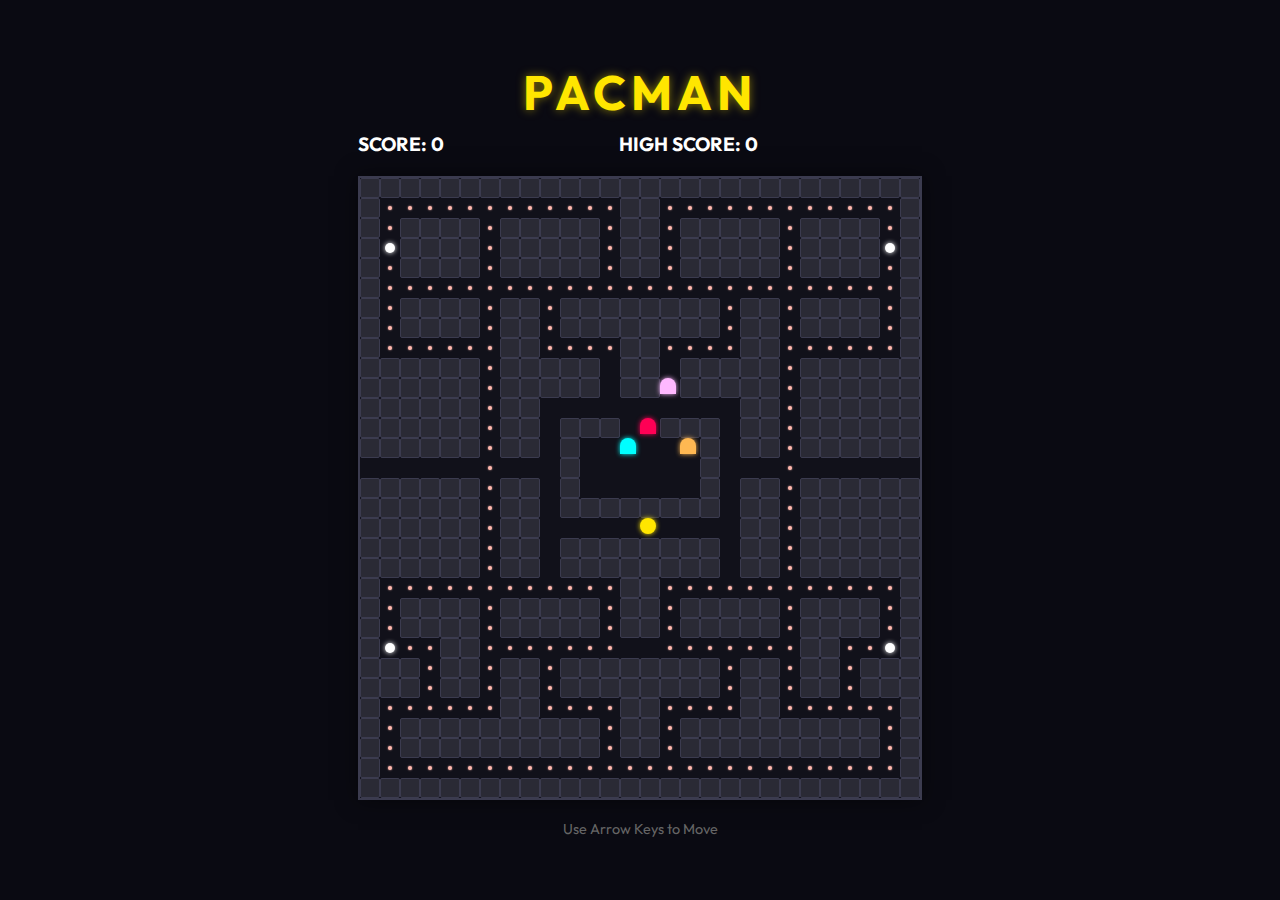
<file: index.html>
<!DOCTYPE html>
<html lang="en">
<head>
    <meta charset="UTF-8">
    <meta name="viewport" content="width=device-width, initial-scale=1.0">
    <title>Neon Pacman</title>
    <link rel="stylesheet" href="style.css">
    <link href="https://fonts.googleapis.com/css2?family=Outfit:wght@400;700&display=swap" rel="stylesheet">
</head>
<body>
    <div class="game-container">
        <div class="header">
            <h1>PACMAN</h1>
            <div class="score-board">
                <span>SCORE: <span id="score">0</span></span>
                <span>HIGH SCORE: <span id="high-score">0</span></span>
            </div>
        </div>
        
        <div id="game-grid" class="grid">
            <!-- Grid generated by JS -->
        </div>

        <div class="controls-hint">
            <p>Use Arrow Keys to Move</p>
        </div>
        
        <div id="game-over-modal" class="modal hidden">
            <div class="modal-content">
                <h2 id="modal-title">GAME OVER</h2>
                <p>Final Score: <span id="final-score">0</span></p>
                <button id="restart-btn">PLAY AGAIN</button>
            </div>
        </div>
    </div>
    <script src="game.js"></script>
</body>
</html>
</file>
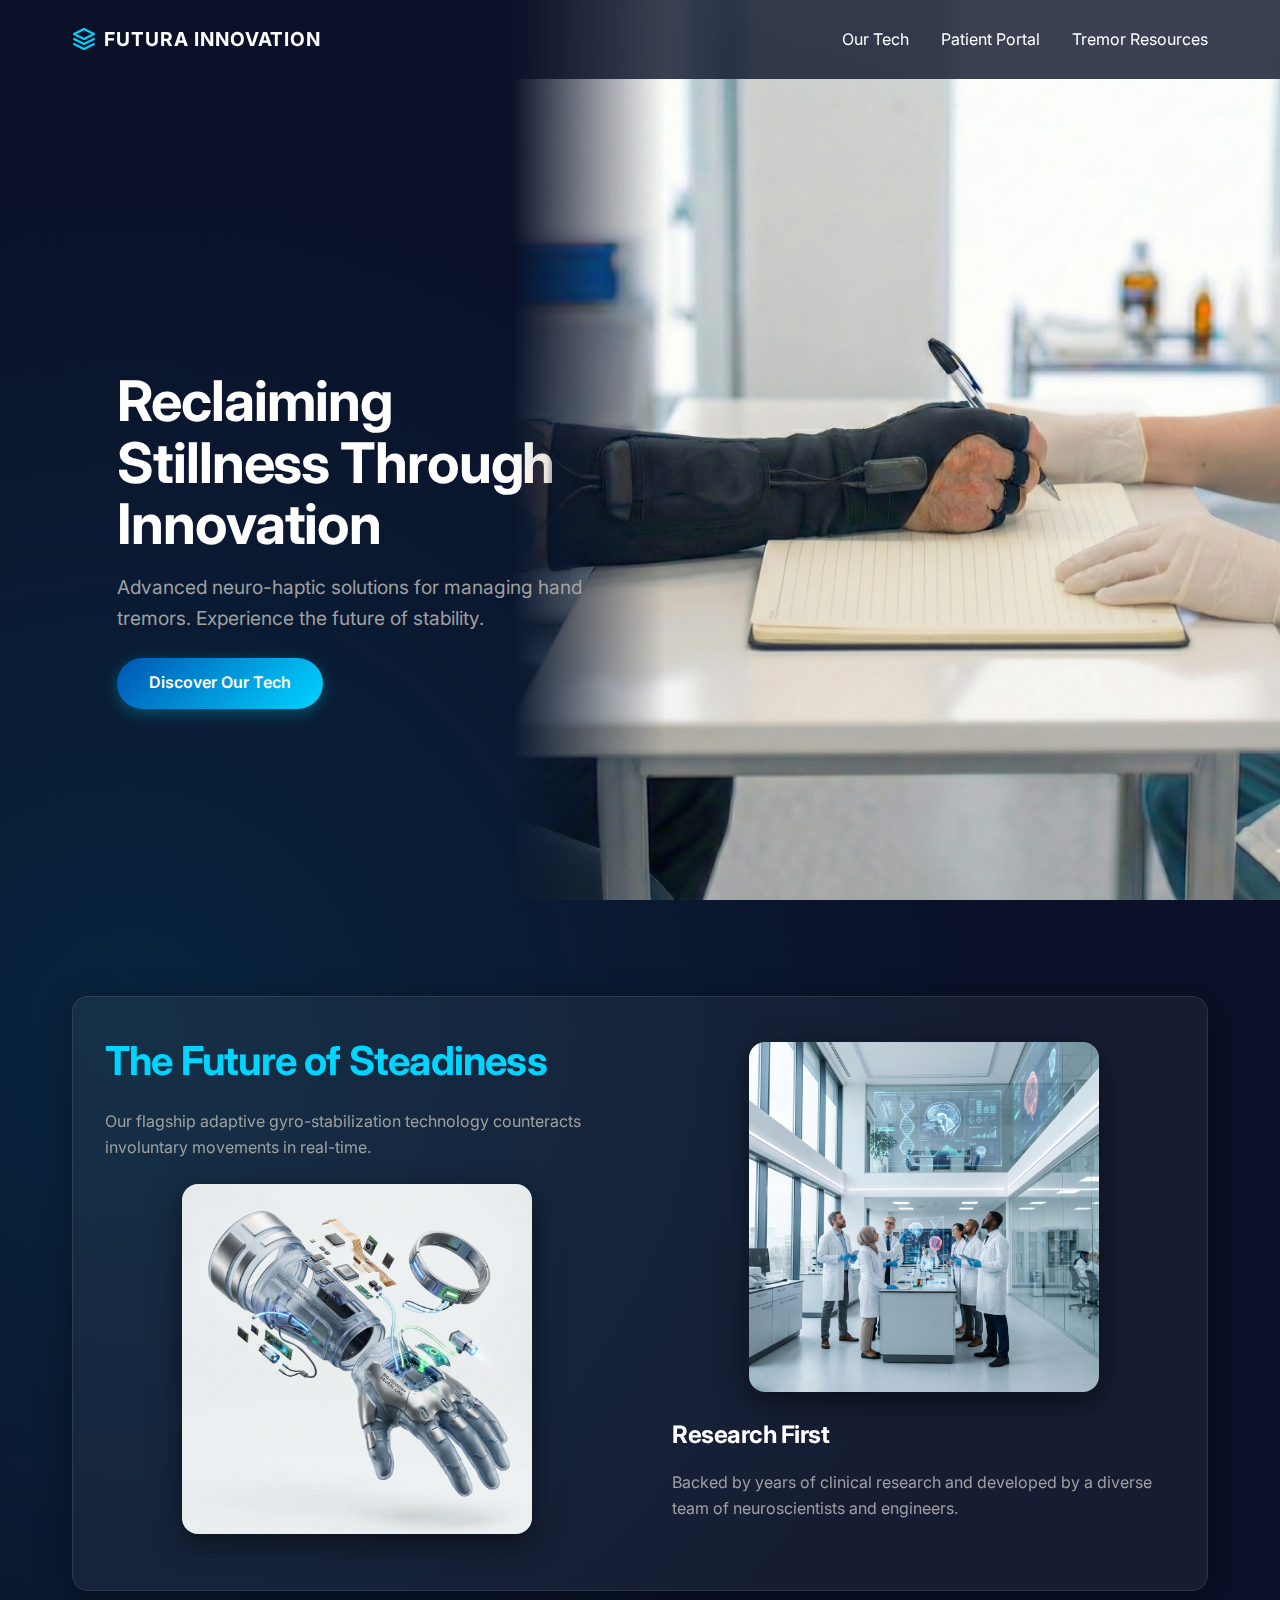
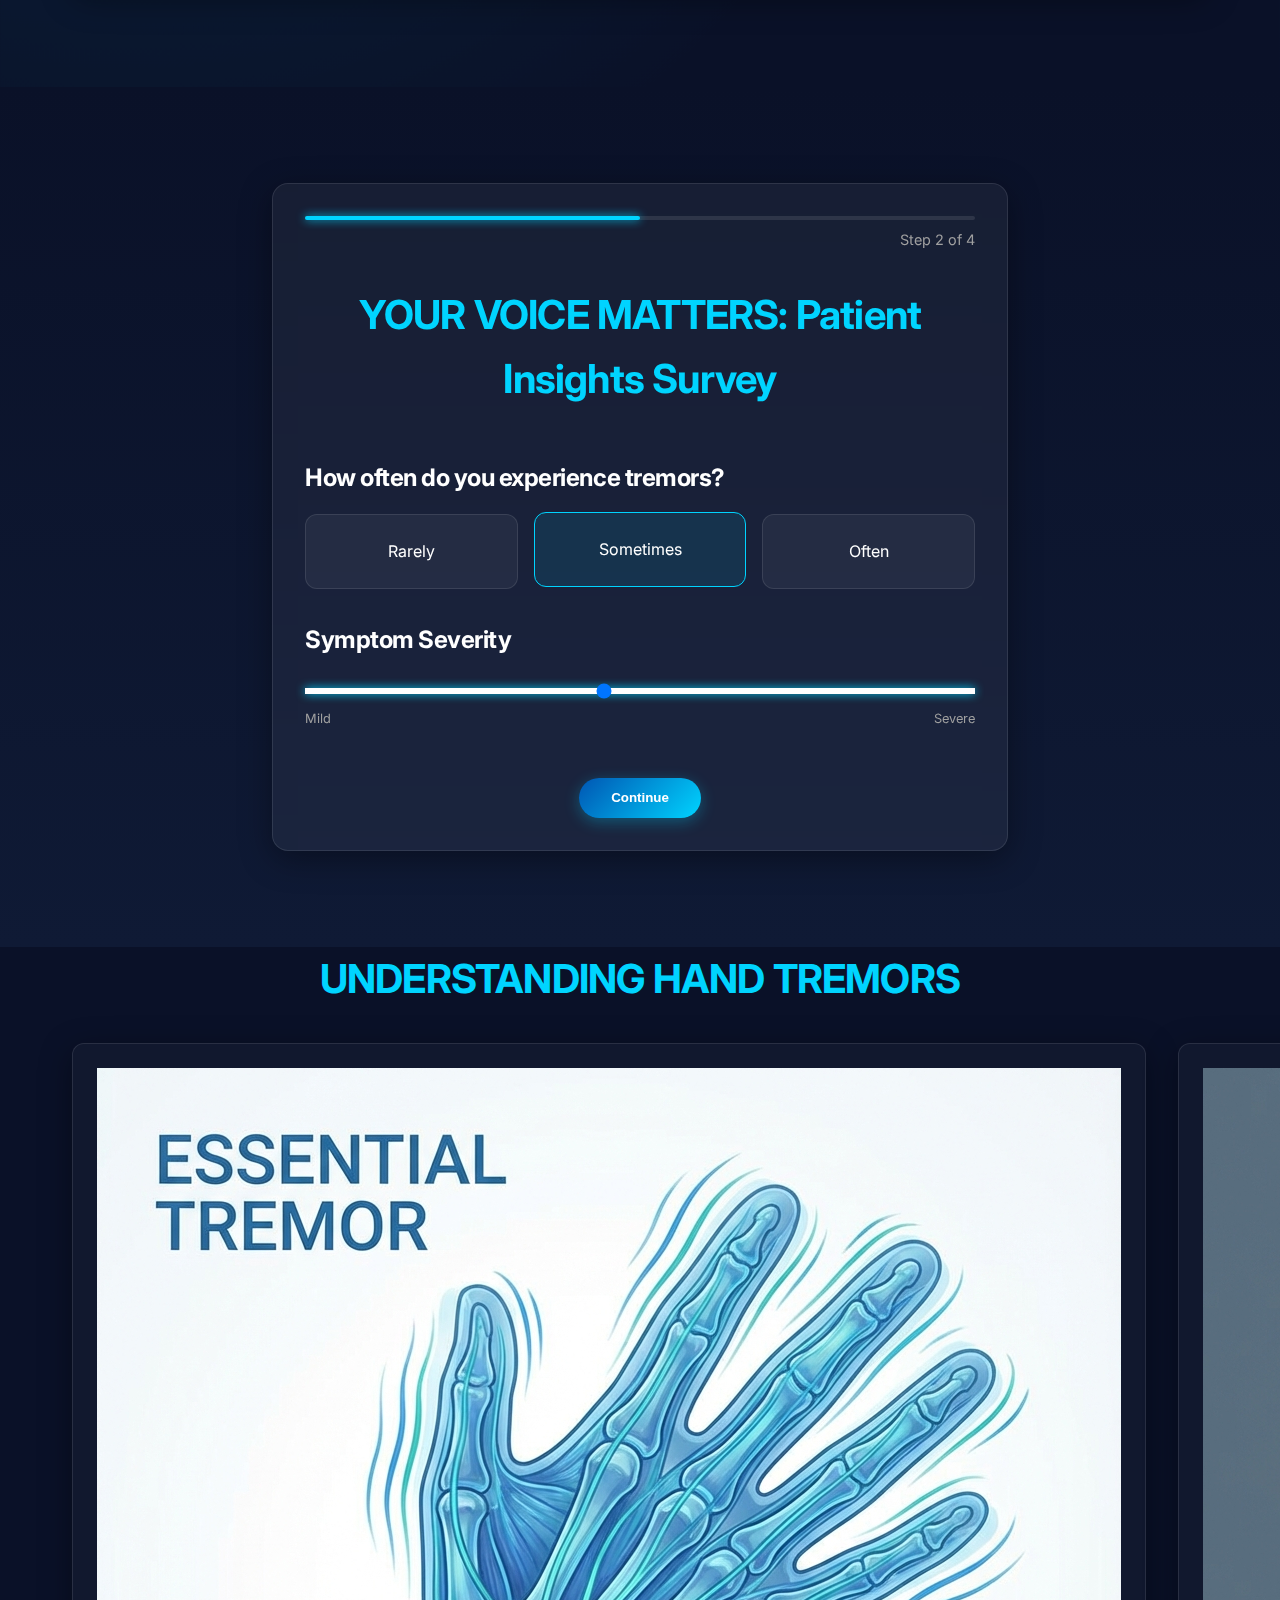
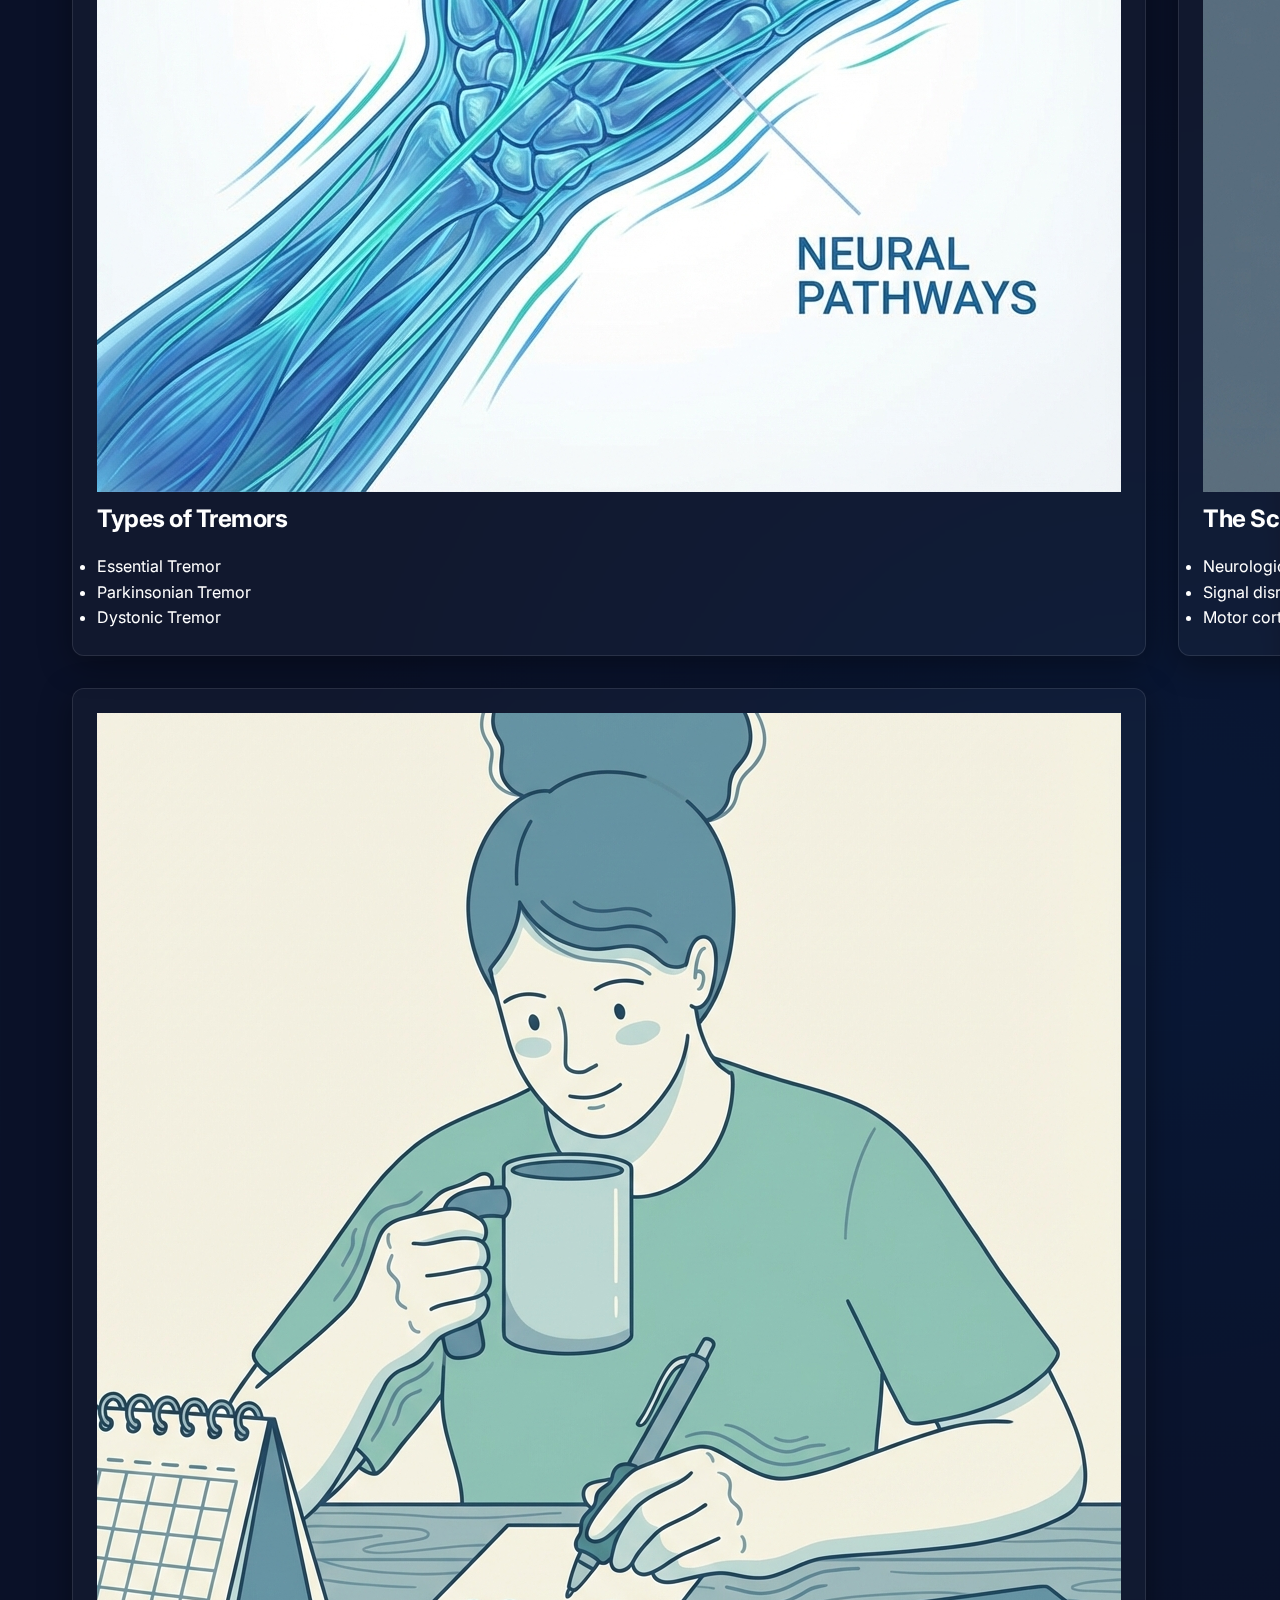
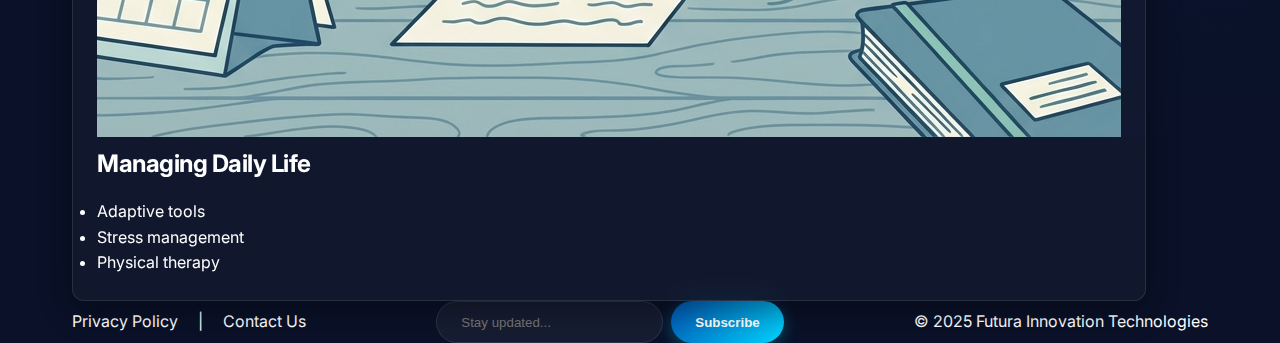
<file: futura/index.html>
<!DOCTYPE html>
<html lang="en">

<head>
    <meta charset="UTF-8">
    <meta name="viewport" content="width=device-width, initial-scale=1.0">
    <title>Futura Innovation Technologies | Reclaiming Stillness</title>
    <link rel="preconnect" href="https://fonts.googleapis.com">
    <link rel="preconnect" href="https://fonts.gstatic.com" crossorigin>
    <link href="https://fonts.googleapis.com/css2?family=Inter:wght@300;400;500;600;700&display=swap" rel="stylesheet">
    <link rel="stylesheet" href="styles.css">
</head>

<body>

    <!-- Header -->
    <header>
        <div class="container">
            <nav>
                <div class="logo">
                    <svg width="24" height="24" viewBox="0 0 24 24" fill="none" xmlns="http://www.w3.org/2000/svg">
                        <path d="M12 2L2 7L12 12L22 7L12 2Z" stroke="#00d4ff" stroke-width="2" stroke-linecap="round"
                            stroke-linejoin="round" />
                        <path d="M2 17L12 22L22 17" stroke="#00d4ff" stroke-width="2" stroke-linecap="round"
                            stroke-linejoin="round" />
                        <path d="M2 12L12 17L22 12" stroke="#00d4ff" stroke-width="2" stroke-linecap="round"
                            stroke-linejoin="round" />
                    </svg>
                    <span>FUTURA INNOVATION</span>
                </div>
                <div class="nav-links">
                    <a href="#tech">Our Tech</a>
                    <a href="#portal">Patient Portal</a>
                    <a href="#resources">Tremor Resources</a>
                </div>
            </nav>
        </div>
    </header>

    <!-- Hero Section -->
    <section class="hero">
        <div class="hero-image"></div>
        <div class="container">
            <div class="hero-content">
                <h1>Reclaiming Stillness Through Innovation</h1>
                <p class="hero-subtext">Advanced neuro-haptic solutions for managing hand tremors. Experience the future
                    of stability.</p>
                <a href="#learn-more" class="btn btn-primary">Discover Our Tech</a>
            </div>
        </div>
    </section>

    <!-- Section 1: The Future of Steadiness -->
    <section id="tech" class="future-section">
        <div class="container">
            <div class="glass-panel">
                <div class="split-panel">
                    <div class="tech-visual">
                        <h2>The Future of Steadiness</h2>
                        <p>Our flagship adaptive gyro-stabilization technology counteracts involuntary movements in
                            real-time.</p>
                        <img src="assets/product_render.png" alt="Deconstructed wearable device showing microchips">
                    </div>
                    <div class="lab-visual">
                        <img src="assets/scientists_lab.png" alt="Scientists in R&D lab">
                        <h3>Research First</h3>
                        <p>Backed by years of clinical research and developed by a diverse team of neuroscientists and
                            engineers.</p>
                    </div>
                </div>
            </div>
        </div>
    </section>

    <!-- Section 2: Patient Survey -->
    <section id="portal" class="survey-section">
        <div class="container survey-container">
            <div class="glass-panel">
                <div class="progress-bar">
                    <div class="progress-fill"></div>
                </div>
                <p style="text-align: right; font-size: 0.9rem; margin-top: -1.5rem; margin-bottom: 2rem;">Step 2 of 4
                </p>

                <h2 style="text-align: center; margin-bottom: 3rem;">YOUR VOICE MATTERS: Patient Insights Survey</h2>

                <div class="survey-question">
                    <h3>How often do you experience tremors?</h3>
                    <div class="survey-options">
                        <div class="survey-btn">Rarely</div>
                        <div class="survey-btn active">Sometimes</div>
                        <div class="survey-btn">Often</div>
                    </div>
                </div>

                <div class="survey-question">
                    <h3>Symptom Severity</h3>
                    <div class="slider-container">
                        <input type="range" min="1" max="10" value="5" class="slider">
                        <div
                            style="display: flex; justify-content: space-between; margin-top: 0.5rem; font-size: 0.8rem; color: var(--color-text-muted);">
                            <span>Mild</span>
                            <span>Severe</span>
                        </div>
                    </div>
                </div>

                <div style="text-align: center; margin-top: 3rem;">
                    <button class="btn btn-primary">Continue</button>
                </div>
            </div>
        </div>
    </section>

    <!-- Section 3: Understanding Tremors -->
    <section id="resources" class="education-section">
        <div class="container">
            <h2 style="text-align: center;">UNDERSTANDING HAND TREMORS</h2>
            <div class="info-grid">
                <div class="glass-panel info-card">
                    <img src="assets/tremor_types.png" alt="Illustration of hand tremor types">
                    <h3>Types of Tremors</h3>
                    <ul>
                        <li>Essential Tremor</li>
                        <li>Parkinsonian Tremor</li>
                        <li>Dystonic Tremor</li>
                    </ul>
                </div>
                <div class="glass-panel info-card">
                    <img src="assets/brain_signals.png" alt="Brain signals illustration">
                    <h3>The Science Behind the Shake</h3>
                    <ul>
                        <li>Neurological pathways</li>
                        <li>Signal disruption</li>
                        <li>Motor cortex activity</li>
                    </ul>
                </div>
                <div class="glass-panel info-card">
                    <img src="assets/daily_life.png" alt="Managing daily life illustration">
                    <h3>Managing Daily Life</h3>
                    <ul>
                        <li>Adaptive tools</li>
                        <li>Stress management</li>
                        <li>Physical therapy</li>
                    </ul>
                </div>
            </div>
        </div>
    </section>

    <!-- Footer -->
    <footer>
        <div class="container">
            <div class="footer-content">
                <div class="footer-links">
                    <a href="#">Privacy Policy</a>
                    <span style="margin: 0 1rem;">|</span>
                    <a href="#">Contact Us</a>
                </div>
                <div class="newsletter-signup">
                    <form class="newsletter-form">
                        <input type="email" placeholder="Stay updated..." class="newsletter-input">
                        <button type="submit" class="btn btn-primary" style="padding: 0.8rem 1.5rem;">Subscribe</button>
                    </form>
                </div>
                <div class="copyright">
                    &copy; 2025 Futura Innovation Technologies
                </div>
            </div>
        </div>
    </footer>

</body>

</html>
</file>
<file: style.css>
:root {
    --bg-color: #0a0a12;
    --grid-bg: #11111a;
    --wall-color: #2a2a35;
    --wall-border: #3b3b4f;
    --pacman-color: #ffe600;
    --ghost-red: #ff0055;
    --ghost-cyan: #00ffff;
    --ghost-pink: #ffb8ff;
    --ghost-orange: #ffb852;
    --pellet-color: #ffb8ae;
    --power-pellet-color: #fff;
    --text-color: #ffffff;
    --font-main: 'Outfit', sans-serif;
}

* {
    box-sizing: border-box;
    margin: 0;
    padding: 0;
}

body {
    background-color: var(--bg-color);
    color: var(--text-color);
    font-family: var(--font-main);
    display: flex;
    justify-content: center;
    align-items: center;
    min-height: 100vh;
    overflow: hidden;
}

.game-container {
    display: flex;
    flex-direction: column;
    align-items: center;
    gap: 20px;
}

.header {
    text-align: center;
    width: 100%;
}

h1 {
    font-size: 3rem;
    letter-spacing: 5px;
    color: var(--pacman-color);
    text-shadow: 0 0 10px rgba(255, 230, 0, 0.5);
    margin-bottom: 10px;
}

.score-board {
    display: flex;
    justify-content: space-between;
    width: 100%;
    max-width: 400px;
    font-size: 1.2rem;
    font-weight: 700;
}

.grid {
    display: grid;
    background-color: var(--grid-bg);
    border: 2px solid var(--wall-border);
    box-shadow: 0 0 20px rgba(0, 0, 0, 0.5);
    /* Grid template columns/rows will be set in JS */
}

.cell {
    width: 20px;
    height: 20px;
    display: flex;
    justify-content: center;
    align-items: center;
}

.wall {
    background-color: var(--wall-color);
    border: 1px solid var(--wall-border);
    border-radius: 2px;
}

.pellet {
    width: 4px;
    height: 4px;
    background-color: var(--pellet-color);
    border-radius: 50%;
    box-shadow: 0 0 2px var(--pellet-color);
}

.power-pellet {
    width: 10px;
    height: 10px;
    background-color: var(--power-pellet-color);
    border-radius: 50%;
    box-shadow: 0 0 5px var(--power-pellet-color);
    animation: pulse 1s infinite alternate;
}

.pacman {
    width: 16px;
    height: 16px;
    background-color: var(--pacman-color);
    border-radius: 50%;
    box-shadow: 0 0 5px var(--pacman-color);
    position: relative;
    z-index: 10;
}



.ghost {
    width: 16px;
    height: 16px;
    border-radius: 50% 50% 0 0;
    position: relative;
    z-index: 9;
    box-shadow: 0 0 5px currentColor;
}

.ghost.red {
    color: var(--ghost-red);
    background-color: var(--ghost-red);
}

.ghost.cyan {
    color: var(--ghost-cyan);
    background-color: var(--ghost-cyan);
}

.ghost.pink {
    color: var(--ghost-pink);
    background-color: var(--ghost-pink);
}

.ghost.orange {
    color: var(--ghost-orange);
    background-color: var(--ghost-orange);
}

.ghost.scared {
    background-color: #0000ff;
    color: #0000ff;
}

.controls-hint {
    color: #666;
    font-size: 0.9rem;
}

.modal {
    position: fixed;
    top: 0;
    left: 0;
    width: 100%;
    height: 100%;
    background-color: rgba(0, 0, 0, 0.85);
    display: flex;
    justify-content: center;
    align-items: center;
    z-index: 100;
    backdrop-filter: blur(5px);
}

.hidden {
    display: none;
}

.modal-content {
    background-color: var(--grid-bg);
    padding: 40px;
    border: 2px solid var(--pacman-color);
    border-radius: 10px;
    text-align: center;
    box-shadow: 0 0 20px rgba(255, 230, 0, 0.2);
}

.modal-content h2 {
    color: var(--pacman-color);
    font-size: 2.5rem;
    margin-bottom: 20px;
}

.modal-content p {
    font-size: 1.5rem;
    margin-bottom: 30px;
}

button {
    background-color: var(--pacman-color);
    color: #000;
    border: none;
    padding: 10px 30px;
    font-size: 1.2rem;
    font-weight: 700;
    cursor: pointer;
    border-radius: 5px;
    transition: transform 0.1s, box-shadow 0.1s;
}

button:hover {
    transform: scale(1.05);
    box-shadow: 0 0 15px var(--pacman-color);
}

@keyframes pulse {
    from {
        transform: scale(0.8);
        opacity: 0.7;
    }

    to {
        transform: scale(1.2);
        opacity: 1;
    }
}
</file>
<file: futura/styles.css>
:root {
    --color-bg-dark: #0a1128;
    --color-bg-panel: rgba(255, 255, 255, 0.05);
    --color-primary: #00d4ff;
    /* Bioluminescent Teal */
    --color-secondary: #0056b3;
    /* Deep Blue */
    --color-text-main: #ffffff;
    --color-text-muted: #a0a0a0;
    --color-accent: #e0e0e0;
    --font-main: 'Inter', sans-serif;

    /* Glassmorphism Variables */
    --glass-bg: rgba(255, 255, 255, 0.05);
    --glass-bg-hover: rgba(255, 255, 255, 0.1);
    --glass-border-color: rgba(255, 255, 255, 0.1);
    --glass-border: 1px solid var(--glass-border-color);
    --glass-shadow: 0 8px 32px 0 rgba(0, 0, 0, 0.37);
}

* {
    box-sizing: border-box;
    margin: 0;
    padding: 0;
}

body {
    font-family: var(--font-main);
    background-color: var(--color-bg-dark);
    color: var(--color-text-main);
    line-height: 1.6;
    overflow-x: hidden;
    background-image:
        radial-gradient(circle at 10% 20%, rgba(0, 212, 255, 0.1) 0%, transparent 20%),
        radial-gradient(circle at 90% 80%, rgba(0, 86, 179, 0.1) 0%, transparent 20%);
}

/* Typography */
h1,
h2,
h3,
h4,
h5,
h6 {
    font-weight: 700;
    letter-spacing: -0.02em;
    margin-bottom: 1rem;
}

h1 {
    font-size: 3.5rem;
    line-height: 1.1;
}

h2 {
    font-size: 2.5rem;
    color: var(--color-primary);
}

h3 {
    font-size: 1.5rem;
}

p {
    margin-bottom: 1.5rem;
    color: var(--color-text-muted);
}

a {
    text-decoration: none;
    color: inherit;
    transition: color 0.3s ease;
}

a:hover {
    color: var(--color-primary);
}

/* Utilities */
.container {
    max-width: 1200px;
    margin: 0 auto;
    padding: 0 2rem;
}

.glass-panel {
    background: var(--color-bg-panel);
    backdrop-filter: blur(10px);
    -webkit-backdrop-filter: blur(10px);
    border: var(--glass-border);
    border-radius: 16px;
    box-shadow: var(--glass-shadow);
    padding: 2rem;
}

.btn {
    display: inline-block;
    padding: 0.8rem 2rem;
    border-radius: 50px;
    font-weight: 600;
    cursor: pointer;
    transition: all 0.3s ease;
    border: none;
}

.btn-primary {
    background: linear-gradient(135deg, var(--color-secondary), var(--color-primary));
    color: white;
    box-shadow: 0 4px 15px rgba(0, 212, 255, 0.3);
}

.btn-primary:hover {
    transform: translateY(-2px);
    box-shadow: 0 6px 20px rgba(0, 212, 255, 0.5);
}

/* Header */
header {
    padding: 1.5rem 0;
    position: fixed;
    width: 100%;
    top: 0;
    z-index: 1000;
    background: rgba(10, 17, 40, 0.8);
    backdrop-filter: blur(10px);
}

nav {
    display: flex;
    justify-content: space-between;
    align-items: center;
}

.logo {
    display: flex;
    align-items: center;
    gap: 0.5rem;
    font-weight: 700;
    font-size: 1.2rem;
    letter-spacing: 0.05em;
}

.nav-links {
    display: flex;
    gap: 2rem;
    align-items: center;
}

.lang-switcher {
    display: flex;
    gap: 0.5rem;
    align-items: center;
    background: var(--glass-border-color);
    padding: 0.3rem 0.8rem;
    border-radius: 20px;
    border: 1px solid var(--glass-border-color);
}

.lang-btn {
    background: none;
    border: none;
    color: rgba(255, 255, 255, 0.6);
    cursor: pointer;
    font-weight: 600;
    font-size: 0.9rem;
    padding: 0;
    transition: color 0.3s;
}

.lang-btn:hover,
.lang-btn.active {
    color: var(--color-primary);
}

/* Hero Section */
.hero {
    min-height: 100vh;
    display: flex;
    align-items: center;
    position: relative;
    overflow: hidden;
    padding-top: 180px;
}

.hero-content {
    width: 50%;
    z-index: 2;
    margin-left: -3rem;
}

.hero-image {
    position: absolute;
    top: 0;
    right: 0;
    width: 60%;
    height: 100%;
    background-image: url('assets/hero_wearable_v5.jpg');
    background-size: cover;
    background-position: center;
    mask-image: linear-gradient(to right, transparent, black 20%);
    -webkit-mask-image: linear-gradient(to right, transparent, black 20%);
}

.hero-subtext {
    font-size: 1.2rem;
    max-width: 500px;
}

/* Section 1: Product & Company */
.future-section {
    padding: 6rem 0;
}

.split-panel {
    display: grid;
    grid-template-columns: 1fr 1fr;
    gap: 4rem;
    align-items: center;
}

.tech-visual img,
.lab-visual img {
    width: 100%;
    max-width: 350px;
    display: block;
    margin: 0 auto 1.5rem auto;
    border-radius: 16px;
    box-shadow: 0 10px 30px rgba(0, 0, 0, 0.5);
}

/* Section 2: Patient Survey */
.survey-section {
    padding: 6rem 0;
    background: linear-gradient(to bottom, var(--color-bg-dark), #0f1a35);
}

.survey-container {
    max-width: 800px;
    margin: 0 auto;
}

.progress-bar {
    height: 4px;
    background: var(--glass-border-color);
    border-radius: 2px;
    margin-bottom: 2rem;
    position: relative;
}

.progress-fill {
    position: absolute;
    left: 0;
    top: 0;
    height: 100%;
    width: 50%;
    background: var(--color-primary);
    border-radius: 2px;
    box-shadow: 0 0 10px var(--color-primary);
}

.survey-options {
    display: flex;
    gap: 1rem;
    margin-bottom: 2rem;
}

.survey-btn {
    flex: 1;
    padding: 1.5rem;
    background: var(--glass-bg);
    border: 1px solid var(--glass-border-color);
    border-radius: 12px;
    color: white;
    cursor: pointer;
    transition: all 0.2s;
    text-align: center;
}

.survey-btn:hover,
.survey-btn.active {
    background: rgba(0, 212, 255, 0.1);
    border-color: var(--color-primary);
    transform: translateY(-2px);
}

.slider-container {
    margin-bottom: 2rem;
}

.slider {
    width: 100%;
    appearance: none;
    -webkit-appearance: none;
    height: 6px;
    cursor: pointer;
    box-shadow: 0 0 10px var(--color-primary);
}

.footer-content {
    display: flex;
    justify-content: space-between;
    align-items: center;
}

.newsletter-form {
    display: flex;
    gap: 0.5rem;
}

.newsletter-input {
    padding: 0.8rem 1.5rem;
    border-radius: 50px;
    border: 1px solid var(--glass-border-color);
    background: var(--glass-bg);
    color: white;
    outline: none;
}

/* Survey Form Styles */
.form-header {
    display: grid;
    grid-template-columns: 1fr 1fr;
    gap: 2rem;
    margin-bottom: 2rem;
}

.form-group {
    margin-bottom: 2rem;
}

.form-label {
    display: block;
    margin-bottom: 0.8rem;
    font-weight: 500;
    color: var(--color-text-main);
}

.form-input,
.form-textarea {
    width: 100%;
    padding: 1rem;
    background: var(--glass-bg);
    border: 1px solid var(--glass-border-color);
    border-radius: 8px;
    color: white;
    font-family: var(--font-main);
    font-size: 1rem;
    outline: none;
    transition: border-color 0.3s;
}

.newsletter-input:focus,
.form-input:focus,
.form-textarea:focus {
    border-color: var(--color-primary);
}

.radio-group,
.checkbox-group {
    display: flex;
    flex-direction: column;
    gap: 0.8rem;
}

.radio-option,
.checkbox-option {
    display: flex;
    align-items: center;
    gap: 1rem;
    padding: 1rem;
    background: rgba(255, 255, 255, 0.03);
    border: 1px solid var(--glass-bg);
    border-radius: 8px;
    cursor: pointer;
    transition: all 0.2s;
}

.radio-option:hover,
.checkbox-option:hover {
    background: rgba(255, 255, 255, 0.08);
    border-color: rgba(255, 255, 255, 0.2);
}

.radio-option input,
.checkbox-option input {
    display: none;
}

.radio-custom,
.checkbox-custom {
    width: 20px;
    height: 20px;
    border: 2px solid var(--color-text-muted);
    border-radius: 50%;
    position: relative;
    transition: all 0.2s;
}

.checkbox-custom {
    border-radius: 4px;
}

.radio-option input:checked+.radio-custom,
.checkbox-option input:checked+.checkbox-custom {
    border-color: var(--color-primary);
    background: rgba(0, 212, 255, 0.2);
}

.radio-custom::after {
    content: '';
    position: absolute;
    top: 50%;
    left: 50%;
    transform: translate(-50%, -50%) scale(0);
    width: 10px;
    height: 10px;
    background: var(--color-primary);
    border-radius: 50%;
    transition: transform 0.2s;
}

.checkbox-custom::after {
    content: '✓';
    position: absolute;
    top: 50%;
    left: 50%;
    transform: translate(-50%, -50%) scale(0);
    color: var(--color-primary);
    font-size: 14px;
    font-weight: bold;
    transition: transform 0.2s;
}

.radio-option input:checked+.radio-custom::after,
.checkbox-option input:checked+.checkbox-custom::after {
    transform: translate(-50%, -50%) scale(1);
}

@media (max-width: 768px) {
    .form-header {
        grid-template-columns: 1fr;
        gap: 1rem;
    }
}

/* Survey CTA */
.survey-cta {
    padding: 4rem 2rem;
    text-align: center;
    animation: fadeIn 0.5s ease-in-out;
}

@keyframes fadeIn {
    from {
        opacity: 0;
        transform: translateY(10px);
    }

    to {
        opacity: 1;
        transform: translateY(0);
    }
}

#survey-container {
    animation: fadeIn 0.5s ease-in-out;
}

/* Section 3: Tremor Information */
.info-section {
    padding: 6rem 0;
}

.info-grid {
    display: grid;
    grid-template-columns: repeat(2, 1fr);
    gap: 2rem;
    margin-top: 2rem;
}

@media (max-width: 768px) {
    .info-grid {
        grid-template-columns: 1fr;
    }
}

.info-card {
    background: rgba(255, 255, 255, 0.03);
    border: 1px solid var(--glass-border-color);
    border-radius: 12px;
    padding: 1.5rem;
    transition: transform 0.3s ease, background 0.3s ease;
}

.info-card:hover {
    transform: translateY(-5px);
    background: rgba(255, 255, 255, 0.08);
    border-color: var(--color-primary);
}

.info-card h4 {
    color: var(--color-primary);
    margin-bottom: 0.5rem;
    font-size: 1.2rem;
}

.info-list {
    list-style: none;
    padding: 0;
}

.info-list li {
    position: relative;
    padding-left: 1.5rem;
    margin-bottom: 1rem;
    color: var(--color-text-muted);
}

.info-list li::before {
    content: '•';
    color: var(--color-primary);
    position: absolute;
    left: 0;
    font-weight: bold;
}

.resource-links {
    display: flex;
    flex-direction: column;
    gap: 1rem;
    margin-top: 1rem;
}

.resource-btn {
    display: flex;
    justify-content: space-between;
    align-items: center;
    padding: 1rem 1.5rem;
    background: rgba(255, 255, 255, 0.03);
    border: 1px solid var(--glass-border-color);
    border-radius: 8px;
    color: white;
    transition: all 0.3s ease;
}

.resource-btn:hover {
    background: rgba(0, 212, 255, 0.1);
    border-color: var(--color-primary);
    transform: translateX(5px);
    color: var(--color-primary);
}
</file>
